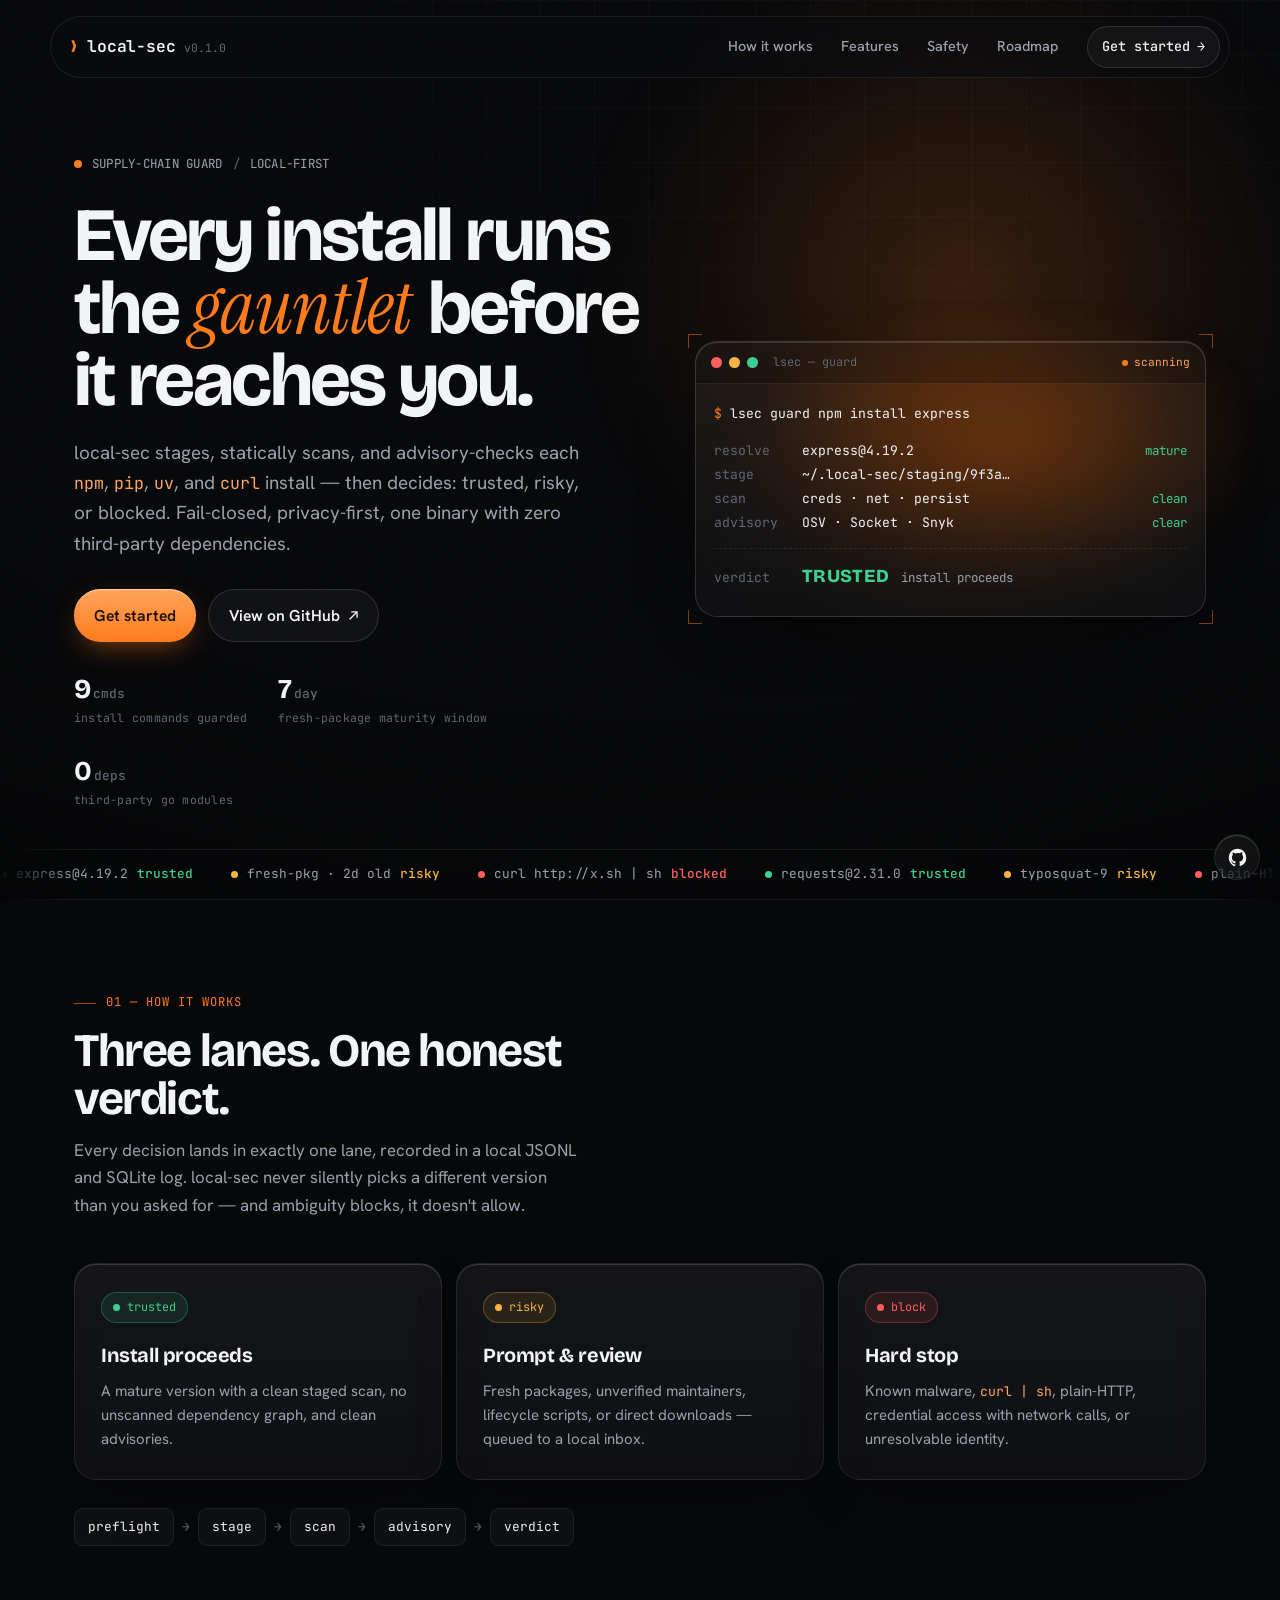
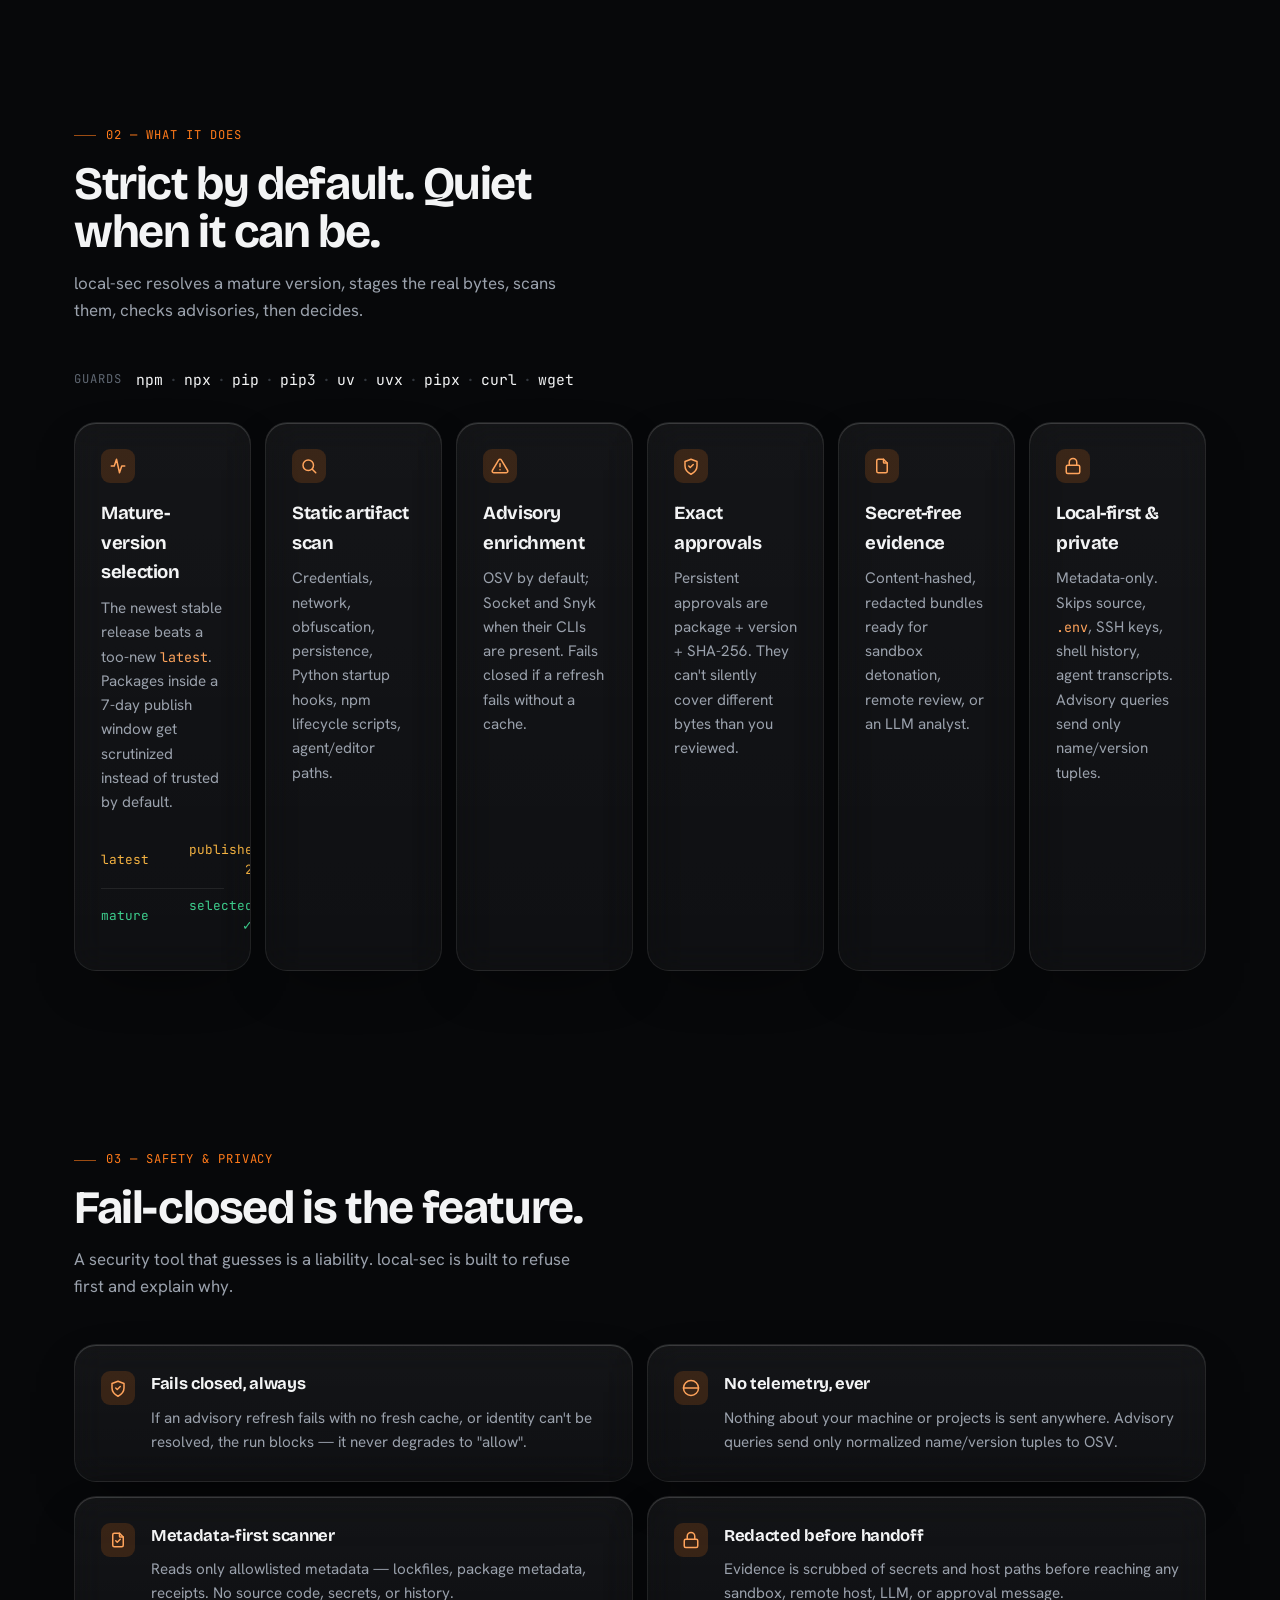
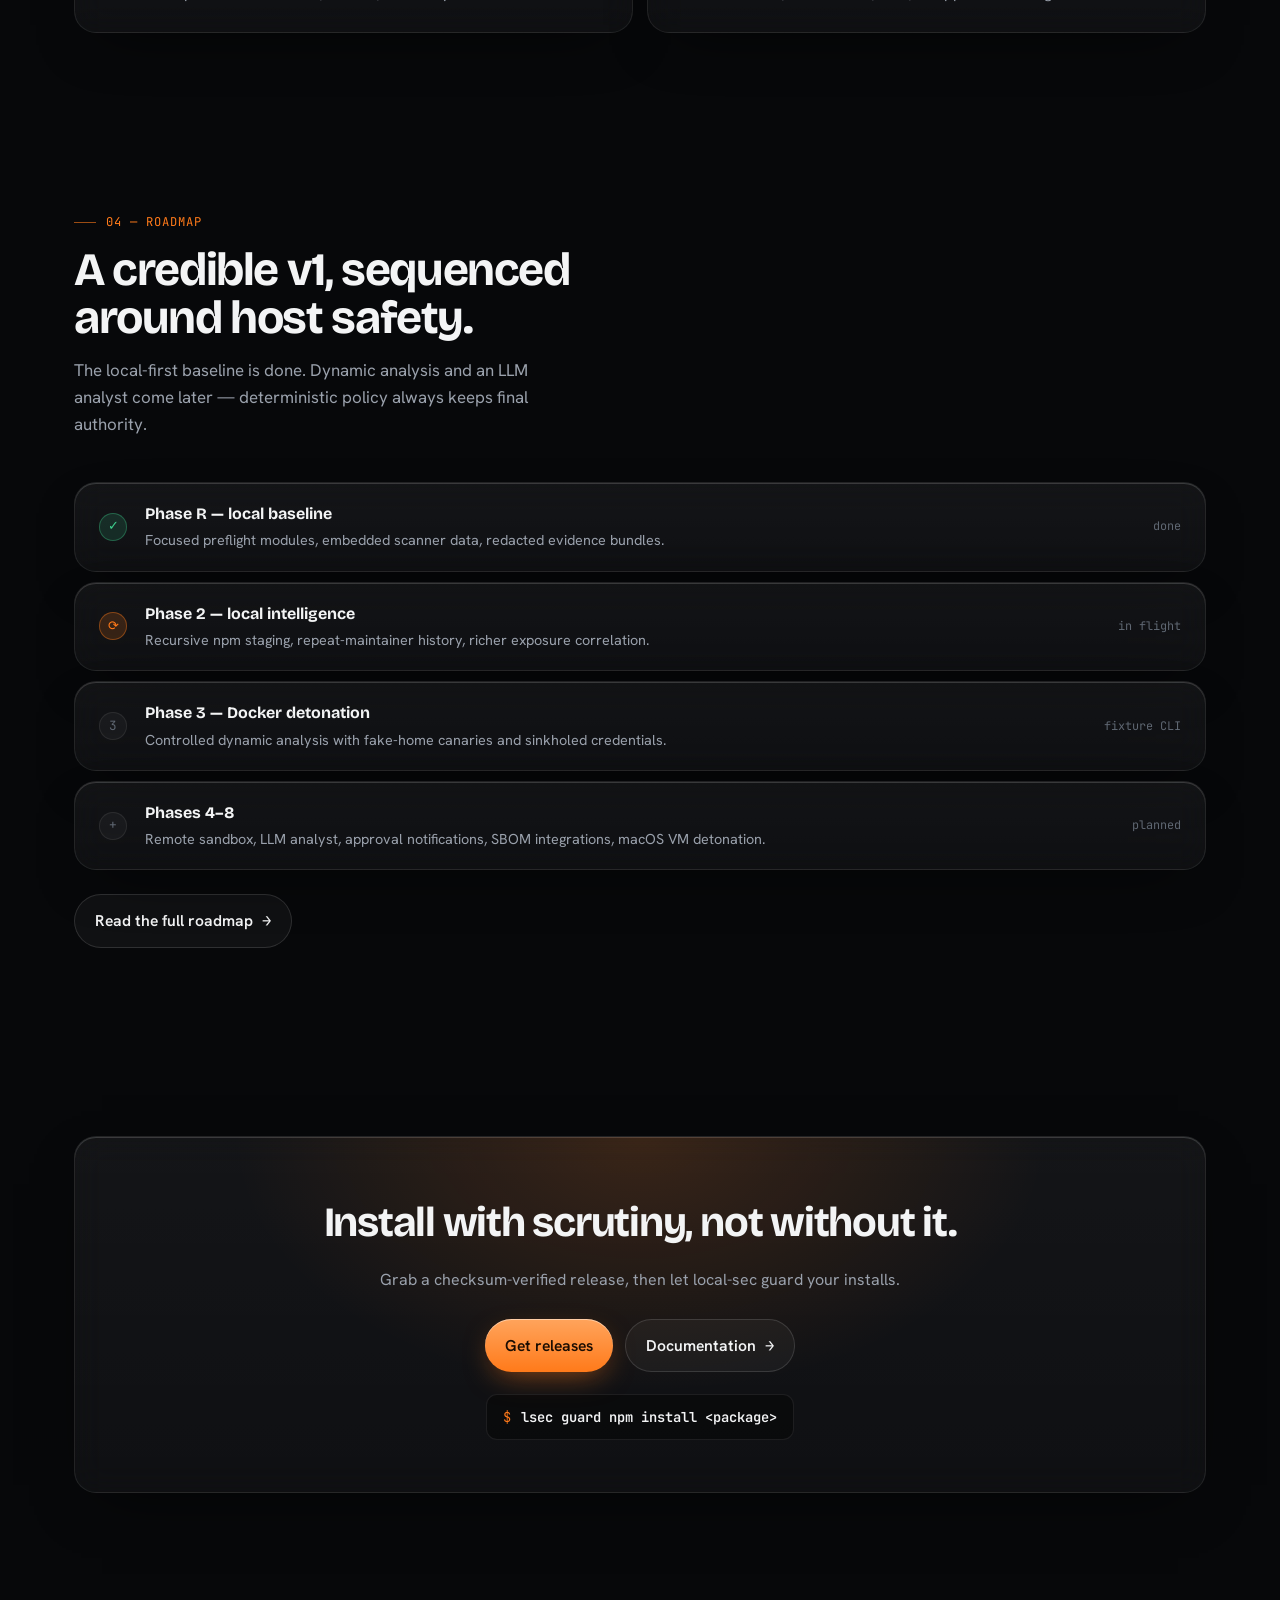
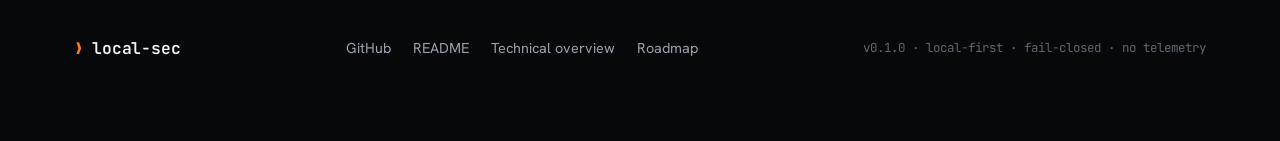
<file: site/index.html>
<!doctype html>
<html lang="en">
<head>
<meta charset="utf-8" />
<meta name="viewport" content="width=device-width, initial-scale=1" />
<title>local-sec — every install runs the gauntlet</title>
<meta name="description" content="local-sec stages, scans, and advisory-checks every npm, pip, uv, and curl install before it touches your machine. Local-first, fail-closed, single binary, zero dependencies." />
<meta name="color-scheme" content="dark" />
<meta name="theme-color" content="#07080a" />
<link rel="icon" href="data:image/svg+xml,%3Csvg xmlns='http://www.w3.org/2000/svg' viewBox='0 0 24 24' fill='none' stroke='%23ff7a1a' stroke-width='2.2' stroke-linecap='round' stroke-linejoin='round'%3E%3Cpath d='M12 2 4 5v6c0 5 3.4 8.5 8 11 4.6-2.5 8-6 8-11V5l-8-3Z'/%3E%3Cpath d='m8.5 12 2.5 2.5 4.5-4.5'/%3E%3C/svg%3E" />
<link rel="preconnect" href="https://fonts.googleapis.com">
<link rel="preconnect" href="https://fonts.gstatic.com" crossorigin>
<link href="https://fonts.googleapis.com/css2?family=Bricolage+Grotesque:opsz,wght@12..96,600;12..96,700;12..96,800&family=Hanken+Grotesk:wght@400;500;600;700&family=Instrument+Serif:ital@0;1&family=JetBrains+Mono:wght@400;500;600&display=swap" rel="stylesheet">
<meta property="og:title" content="local-sec — every install runs the gauntlet" />
<meta property="og:description" content="A local-first supply-chain guard. Stages, scans, and advisory-checks every npm, pip, uv, and curl install — fail-closed, privacy-first." />
<meta property="og:type" content="website" />
<style>
  :root {
    --bg: #07080a;
    --bg-2: #0a0c0f;
    --surface: rgba(255,255,255,0.035);
    --surface-2: rgba(255,255,255,0.055);
    --line: rgba(255,255,255,0.08);
    --line-2: rgba(255,255,255,0.13);
    --text: #f3f4f5;
    --muted: #9aa1ac;
    --faint: #5f6772;
    --sig: #ff7a1a;
    --sig-2: #ffa45c;
    --sig-d: rgba(255,122,26,0.16);
    --trusted: #3ecf8e;
    --risky: #f5b342;
    --block: #ff5d5d;
    --radius: 14px;
    --radius-lg: 22px;
    --maxw: 1180px;
    --display: "Bricolage Grotesque", "Hanken Grotesk", system-ui, sans-serif;
    --body: "Hanken Grotesk", system-ui, -apple-system, "Segoe UI", sans-serif;
    --serif: "Instrument Serif", Georgia, "Times New Roman", serif;
    --mono: "JetBrains Mono", ui-monospace, SFMono-Regular, Menlo, monospace;
  }

  *, *::before, *::after { box-sizing: border-box; }
  html { scroll-behavior: smooth; scroll-padding-top: 96px; }
  body {
    margin: 0;
    font-family: var(--body);
    color: var(--text);
    background: var(--bg);
    line-height: 1.6;
    -webkit-font-smoothing: antialiased;
    text-rendering: optimizeLegibility;
    overflow-x: hidden;
  }
  a { color: inherit; text-decoration: none; }
  ::selection { background: rgba(255,122,26,0.32); color: #fff; }
  :focus-visible { outline: 2px solid var(--sig); outline-offset: 3px; border-radius: 4px; }
  code { font-family: var(--mono); font-size: 0.88em; color: var(--sig-2); }

  /* ---------- atmosphere: one focal glow + grid + grain + vignette ---------- */
  .atmos { position: fixed; inset: 0; z-index: -2; pointer-events: none; }
  .atmos .glow {
    position: absolute; top: -18vh; right: -10vw;
    width: 70vw; height: 70vw; max-width: 1100px; max-height: 1100px;
    background: radial-gradient(circle at 50% 50%, rgba(255,122,26,0.20), rgba(255,122,26,0.05) 38%, transparent 60%);
    filter: blur(20px);
  }
  .atmos .grid {
    position: absolute; inset: 0;
    background-image:
      linear-gradient(rgba(255,255,255,0.022) 1px, transparent 1px),
      linear-gradient(90deg, rgba(255,255,255,0.022) 1px, transparent 1px);
    background-size: 54px 54px;
    mask-image: radial-gradient(ellipse 90% 70% at 70% 0%, #000 30%, transparent 85%);
  }
  .vignette {
    position: fixed; inset: 0; z-index: -1; pointer-events: none;
    background: radial-gradient(ellipse 120% 90% at 50% 30%, transparent 55%, rgba(0,0,0,0.55) 100%);
  }
  .grain {
    position: fixed; inset: 0; z-index: 100; pointer-events: none; opacity: 0.045; mix-blend-mode: overlay;
    background-image: url("data:image/svg+xml,%3Csvg xmlns='http://www.w3.org/2000/svg' width='140' height='140'%3E%3Cfilter id='n'%3E%3CfeTurbulence type='fractalNoise' baseFrequency='0.85' numOctaves='2' stitchTiles='stitch'/%3E%3C/filter%3E%3Crect width='100%25' height='100%25' filter='url(%23n)'/%3E%3C/svg%3E");
  }

  /* ---------- glass / panel material ---------- */
  .glass {
    position: relative;
    background: linear-gradient(180deg, var(--surface-2), var(--surface));
    -webkit-backdrop-filter: blur(16px) saturate(140%);
    backdrop-filter: blur(16px) saturate(140%);
    border: 1px solid var(--line);
    border-radius: var(--radius-lg);
    box-shadow: 0 20px 60px -28px rgba(0,0,0,0.8), inset 0 1px 0 rgba(255,255,255,0.16);
  }
  .glass.tight { border-radius: var(--radius); }
  .sheen { overflow: hidden; }
  .sheen::after {
    content: ""; position: absolute; inset: 0; border-radius: inherit; pointer-events: none;
    background: linear-gradient(120deg, transparent 32%, rgba(255,255,255,0.10) 47%, transparent 60%);
    background-size: 240% 100%; background-position: 160% 0; opacity: 0; transition: opacity .45s ease;
  }
  .sheen:hover::after { opacity: 1; animation: sweep 1.5s ease; }
  @keyframes sweep { to { background-position: -160% 0; } }

  /* ---------- layout ---------- */
  .wrap { max-width: var(--maxw); margin: 0 auto; padding: 0 24px; }

  /* nav */
  .bar { position: sticky; top: 16px; z-index: 60; padding: 0 24px; margin-top: 16px; }
  .nav {
    max-width: var(--maxw); margin: 0 auto; display: flex; align-items: center; gap: 16px;
    padding: 9px 9px 9px 18px; border-radius: 999px;
    background: rgba(10,12,15,0.55); border: 1px solid var(--line);
    -webkit-backdrop-filter: blur(14px); backdrop-filter: blur(14px);
    transition: background .3s, border-color .3s, box-shadow .3s;
  }
  .nav.scrolled { background: rgba(8,10,13,0.82); border-color: var(--line-2); box-shadow: 0 14px 40px -20px rgba(0,0,0,0.9); }
  .brand { display: inline-flex; align-items: baseline; gap: 8px; font-family: var(--mono); }
  .brand .ch { color: var(--sig); font-weight: 600; }
  .brand .nm { color: var(--text); font-weight: 600; font-size: 1.02rem; letter-spacing: -0.01em; }
  .brand .vr { color: var(--faint); font-size: 0.72rem; }
  .nav-links { display: flex; gap: 2px; margin-left: auto; }
  .nav-links a { color: var(--muted); font-size: 0.9rem; padding: 8px 13px; border-radius: 999px; transition: color .2s, background .2s; font-weight: 500; }
  .nav-links a:hover { color: var(--text); background: rgba(255,255,255,0.06); }
  .nav-cta {
    display: inline-flex; align-items: center; gap: 7px; font-family: var(--mono); font-size: 0.84rem; font-weight: 500;
    padding: 9px 14px; border-radius: 999px; color: var(--text); border: 1px solid var(--line-2); background: rgba(255,255,255,0.04);
    transition: border-color .2s, background .2s, transform .15s;
  }
  .nav-cta:hover { border-color: var(--sig); color: var(--sig-2); transform: translateY(-1px); }

  .btn { display: inline-flex; align-items: center; gap: 9px; font-weight: 600; font-size: 0.98rem; padding: 13px 20px; border-radius: 999px; cursor: pointer; transition: transform .15s, box-shadow .2s, background .2s, border-color .2s; white-space: nowrap; }
  .btn-primary { color: #1b0d02; background: linear-gradient(180deg, var(--sig-2), var(--sig)); box-shadow: 0 10px 30px -10px rgba(255,122,26,0.6), inset 0 1px 0 rgba(255,255,255,0.45); }
  .btn-primary:hover { transform: translateY(-2px); box-shadow: 0 16px 38px -10px rgba(255,122,26,0.8), inset 0 1px 0 rgba(255,255,255,0.5); }
  .btn-ghost { color: var(--text); background: rgba(255,255,255,0.04); border: 1px solid var(--line-2); }
  .btn-ghost:hover { border-color: var(--sig); color: var(--sig-2); transform: translateY(-2px); }
  .btn .arr { font-family: var(--mono); }

  /* hero */
  .hero { padding: 72px 0 40px; position: relative; }
  .hero-grid { display: grid; grid-template-columns: 1.05fr 0.95fr; gap: 56px; align-items: center; }
  .kicker { display: inline-flex; align-items: center; gap: 10px; font-family: var(--mono); font-size: 0.78rem; color: var(--muted); letter-spacing: 0.02em; margin-bottom: 26px; }
  .kicker .pulse { width: 8px; height: 8px; border-radius: 50%; background: var(--sig); box-shadow: 0 0 0 0 rgba(255,122,26,0.6); animation: pulse 2s infinite; }
  .kicker .bar-sep { color: var(--faint); }
  @keyframes pulse { 0% { box-shadow: 0 0 0 0 rgba(255,122,26,0.55); } 70% { box-shadow: 0 0 0 9px rgba(255,122,26,0); } 100% { box-shadow: 0 0 0 0 rgba(255,122,26,0); } }
  h1.display {
    font-family: var(--display); font-weight: 700; font-size: clamp(2.7rem, 6.4vw, 4.7rem);
    line-height: 0.96; letter-spacing: -0.035em; margin: 0 0 22px;
  }
  h1.display em { font-family: var(--serif); font-style: italic; font-weight: 400; color: var(--sig); letter-spacing: -0.01em; padding-right: 0.04em; }
  .lede { font-size: clamp(1.04rem, 1.6vw, 1.18rem); color: var(--muted); max-width: 46ch; margin: 0 0 30px; }
  .cta-row { display: flex; flex-wrap: wrap; gap: 12px; margin-bottom: 34px; }
  .stats { display: flex; gap: 30px; flex-wrap: wrap; }
  .stat .n { font-family: var(--display); font-weight: 700; font-size: 1.7rem; color: var(--text); line-height: 1; }
  .stat .n .u { font-family: var(--mono); font-size: 0.8rem; color: var(--faint); font-weight: 500; margin-left: 2px; }
  .stat .l { font-family: var(--mono); font-size: 0.72rem; color: var(--faint); margin-top: 6px; letter-spacing: 0.02em; }

  /* terminal focal */
  .term-wrap { position: relative; }
  .term-wrap::before {
    content: ""; position: absolute; inset: -8% -6% -6% -6%; z-index: -1;
    background: radial-gradient(ellipse 70% 70% at 60% 40%, rgba(255,122,26,0.22), transparent 65%);
    filter: blur(14px);
  }
  .term { overflow: hidden; border: 1px solid var(--line-2); }
  .term-bar { display: flex; align-items: center; gap: 9px; padding: 11px 15px; border-bottom: 1px solid var(--line); background: rgba(0,0,0,0.22); }
  .lights { display: flex; gap: 7px; }
  .lights i { width: 11px; height: 11px; border-radius: 50%; display: block; }
  .lights .r { background: var(--block); } .lights .y { background: var(--risky); } .lights .g { background: var(--trusted); }
  .term-title { margin-left: 6px; font-family: var(--mono); font-size: 0.74rem; color: var(--faint); }
  .term-live { margin-left: auto; display: inline-flex; align-items: center; gap: 6px; font-family: var(--mono); font-size: 0.7rem; color: var(--sig-2); }
  .term-live .d { width: 6px; height: 6px; border-radius: 50%; background: var(--sig); animation: pulse 1.6s infinite; }
  .term-body { padding: 18px 18px 20px; font-family: var(--mono); font-size: 0.82rem; line-height: 1.85; min-height: 232px; }
  .term-cmd { color: var(--text); margin-bottom: 12px; }
  .term-cmd .p { color: var(--sig); }
  .t-row { display: flex; gap: 12px; align-items: baseline; }
  .t-row .lab { width: 76px; color: var(--faint); flex: none; }
  .t-row .val { color: var(--text); flex: 1; }
  .t-row .tag { color: var(--muted); font-size: 0.78rem; }
  .t-row.ok .tag { color: var(--trusted); } .t-row.warn .tag { color: var(--risky); } .t-row.bad .tag { color: var(--block); }
  .t-rule { border: 0; border-top: 1px dashed var(--line); margin: 12px 0 10px; }
  .t-verdict { display: flex; align-items: baseline; gap: 12px; }
  .t-verdict .vl { width: 76px; color: var(--faint); }
  .t-verdict .vname { font-family: var(--display); font-weight: 800; font-size: 1.15rem; letter-spacing: 0.02em; }
  .t-verdict.ok .vname { color: var(--trusted); } .t-verdict.warn .vname { color: var(--risky); } .t-verdict.bad .vname { color: var(--block); }
  .t-verdict .vnote { color: var(--muted); font-size: 0.78rem; }
  /* hud corner ticks */
  .term-wrap .tick { position: absolute; width: 14px; height: 14px; border: 1.5px solid var(--sig); opacity: 0.5; }
  .term-wrap .t1 { top: -7px; left: -7px; border-right: 0; border-bottom: 0; }
  .term-wrap .t2 { top: -7px; right: -7px; border-left: 0; border-bottom: 0; }
  .term-wrap .t3 { bottom: -7px; left: -7px; border-right: 0; border-top: 0; }
  .term-wrap .t4 { bottom: -7px; right: -7px; border-left: 0; border-top: 0; }

  /* ticker */
  .ticker-wrap { overflow: hidden; padding: 14px 0; border-top: 1px solid var(--line); border-bottom: 1px solid var(--line);
    -webkit-mask-image: linear-gradient(90deg, transparent, #000 6%, #000 94%, transparent);
    mask-image: linear-gradient(90deg, transparent, #000 6%, #000 94%, transparent); }
  .ticker { display: flex; gap: 38px; width: max-content; white-space: nowrap; font-family: var(--mono); font-size: 0.8rem; color: var(--muted); animation: tick 34s linear infinite; }
  .ticker:hover { animation-play-state: paused; }
  .ticker .ti { display: inline-flex; align-items: center; gap: 9px; }
  .ticker .ti i { width: 7px; height: 7px; border-radius: 50%; }
  .ticker .ti em { font-style: normal; font-weight: 500; }
  .ticker .ok i { background: var(--trusted); } .ticker .ok em { color: var(--trusted); }
  .ticker .warn i { background: var(--risky); } .ticker .warn em { color: var(--risky); }
  .ticker .bad i { background: var(--block); } .ticker .bad em { color: var(--block); }
  @keyframes tick { to { transform: translateX(-50%); } }

  /* sections */
  section.block { padding: 86px 0; position: relative; }
  .sec-head { max-width: 62ch; margin-bottom: 44px; }
  .sec-kick { font-family: var(--mono); font-size: 0.76rem; color: var(--sig); letter-spacing: 0.08em; text-transform: uppercase; display: inline-flex; align-items: center; gap: 10px; }
  .sec-kick::before { content: ""; width: 22px; height: 1px; background: var(--sig); display: inline-block; opacity: 0.6; }
  h2.sec-title { font-family: var(--display); font-weight: 700; font-size: clamp(1.9rem, 3.8vw, 2.9rem); line-height: 1.04; letter-spacing: -0.03em; margin: 14px 0 0; }
  .sec-sub { color: var(--muted); font-size: 1.06rem; margin-top: 14px; max-width: 56ch; }

  /* guarded band */
  .guarded { display: flex; flex-wrap: wrap; align-items: center; gap: 8px 4px; font-family: var(--mono); font-size: 0.92rem; color: var(--muted); }
  .guarded .lbl { color: var(--faint); margin-right: 8px; font-size: 0.76rem; text-transform: uppercase; letter-spacing: 0.08em; }
  .guarded span.cmd { color: var(--text); padding: 0 2px; }
  .guarded .sep { color: var(--faint); opacity: 0.5; }

  /* bento feature grid */
  .bento { display: grid; grid-template-columns: repeat(6, 1fr); gap: 14px; }
  .card { padding: 26px; transition: transform .25s ease, border-color .25s; display: flex; flex-direction: column; }
  .card:hover { transform: translateY(-3px); border-color: var(--line-2); }
  .card .ic { width: 34px; height: 34px; border-radius: 9px; display: grid; place-items: center; background: var(--sig-d); color: var(--sig-2); margin-bottom: 16px; }
  .card h3 { font-family: var(--display); font-weight: 700; font-size: 1.16rem; letter-spacing: -0.02em; margin: 0 0 8px; }
  .card p { color: var(--muted); margin: 0; font-size: 0.95rem; }
  .card .span2 { grid-column: span 2; }
  .card .span3 { grid-column: span 3; }
  .card .span4 { grid-column: span 4; }
  .card .row2 { grid-row: span 2; }
  /* featured card with version diagram */
  .feat-ver .vd { margin-top: auto; padding-top: 18px; }
  .feat-ver .vd-row { display: flex; align-items: center; gap: 12px; font-family: var(--mono); font-size: 0.8rem; padding: 7px 0; border-top: 1px solid var(--line); }
  .feat-ver .vd-row:first-of-type { border-top: 0; }
  .feat-ver .vd-tag { width: 64px; color: var(--faint); flex: none; }
  .feat-ver .vd-bar { flex: 1; height: 6px; border-radius: 99px; background: rgba(255,255,255,0.06); position: relative; overflow: hidden; }
  .feat-ver .vd-bar i { position: absolute; left: 0; top: 0; bottom: 0; border-radius: 99px; }
  .feat-ver .vd-val { width: 96px; text-align: right; color: var(--text); }
  .feat-ver .latest .vd-tag { color: var(--risky); } .feat-ver .latest .vd-bar i { width: 8%; background: var(--risky); } .feat-ver .latest .vd-val { color: var(--risky); }
  .feat-ver .mature .vd-tag { color: var(--trusted); } .feat-ver .mature .vd-bar i { width: 64%; background: var(--trusted); } .feat-ver .mature .vd-val { color: var(--trusted); }

  /* lanes */
  .lanes { display: grid; grid-template-columns: repeat(3, 1fr); gap: 14px; }
  .lane { padding: 28px 26px; }
  .lane .pill { font-family: var(--mono); font-size: 0.74rem; padding: 5px 11px; border-radius: 999px; display: inline-flex; align-items: center; gap: 7px; }
  .lane .pill i { width: 7px; height: 7px; border-radius: 50%; }
  .lane.trusted .pill { color: var(--trusted); background: rgba(62,207,142,0.10); border: 1px solid rgba(62,207,142,0.3); } .lane.trusted .pill i { background: var(--trusted); }
  .lane.risky .pill { color: var(--risky); background: rgba(245,179,66,0.10); border: 1px solid rgba(245,179,66,0.3); } .lane.risky .pill i { background: var(--risky); }
  .lane.block .pill { color: var(--block); background: rgba(255,93,93,0.10); border: 1px solid rgba(255,93,93,0.3); } .lane.block .pill i { background: var(--block); }
  .lane h3 { font-family: var(--display); font-weight: 700; font-size: 1.25rem; margin: 16px 0 8px; letter-spacing: -0.02em; }
  .lane p { color: var(--muted); margin: 0; font-size: 0.94rem; }
  .pipe { display: flex; gap: 8px; flex-wrap: wrap; align-items: center; margin-top: 28px; font-family: var(--mono); font-size: 0.8rem; }
  .pipe .step { padding: 8px 13px; border-radius: 9px; background: var(--surface); border: 1px solid var(--line); color: var(--text); }
  .pipe .arr { color: var(--faint); }

  /* safety */
  .safety { display: grid; grid-template-columns: repeat(2, 1fr); gap: 14px; }
  .safety .card { flex-direction: row; gap: 16px; align-items: flex-start; }
  .safety .card .ic { margin-bottom: 0; flex: none; }
  .safety .card h3 { font-size: 1.04rem; }
  .safety .card .txt p { margin-top: 4px; }

  /* roadmap */
  .phases { display: flex; flex-direction: column; gap: 10px; }
  .phase { display: flex; align-items: center; gap: 18px; padding: 18px 24px; }
  .phase .st { font-family: var(--mono); font-size: 0.8rem; width: 28px; height: 28px; border-radius: 50%; display: grid; place-items: center; flex: none; }
  .phase.done .st { background: rgba(62,207,142,0.14); color: var(--trusted); border: 1px solid rgba(62,207,142,0.35); }
  .phase.now .st { background: var(--sig-d); color: var(--sig); border: 1px solid rgba(255,122,26,0.4); }
  .phase.next .st { background: var(--surface); color: var(--faint); border: 1px solid var(--line); }
  .phase h3 { font-size: 1rem; margin: 0; font-family: var(--display); font-weight: 700; }
  .phase p { color: var(--muted); margin: 3px 0 0; font-size: 0.9rem; }
  .phase .state { margin-left: auto; font-family: var(--mono); font-size: 0.74rem; color: var(--faint); white-space: nowrap; }

  /* cta band */
  .band { padding: 52px 40px; text-align: center; position: relative; overflow: hidden; }
  .band::before { content: ""; position: absolute; inset: 0; z-index: -1; background: radial-gradient(ellipse 60% 120% at 50% 0%, rgba(255,122,26,0.16), transparent 60%); }
  .band h2 { font-family: var(--display); font-weight: 700; font-size: clamp(1.8rem, 3.6vw, 2.6rem); letter-spacing: -0.03em; margin: 0 0 12px; }
  .band p { color: var(--muted); margin: 0 0 26px; }
  .band .install { margin-top: 22px; display: inline-flex; align-items: center; gap: 10px; font-family: var(--mono); font-size: 0.86rem; color: var(--muted); padding: 11px 16px; border-radius: 11px; background: rgba(0,0,0,0.35); border: 1px solid var(--line); }
  .band .install .p { color: var(--sig); } .band .install b { color: var(--text); font-weight: 600; }

  footer { padding: 56px 0 80px; }
  .foot { display: flex; flex-wrap: wrap; gap: 18px; justify-content: space-between; align-items: center; }
  .foot-links { display: flex; gap: 22px; flex-wrap: wrap; }
  .foot-links a { color: var(--muted); font-size: 0.9rem; transition: color .2s; }
  .foot-links a:hover { color: var(--sig-2); }
  .foot-meta { font-family: var(--mono); color: var(--faint); font-size: 0.78rem; }

  /* github corner */
  .gh-corner { position: fixed; right: 20px; bottom: 20px; z-index: 70; width: 46px; height: 46px; border-radius: 50%; padding: 0; display: grid; place-items: center; color: var(--text); transition: transform .18s, color .2s, border-color .2s; }
  .gh-corner svg { width: 21px; height: 21px; display: block; }
  .gh-corner:hover { color: var(--sig-2); border-color: var(--sig); transform: translateY(-2px); }

  /* reveal motion */
  .reveal { opacity: 0; transform: translateY(20px); transition: opacity .8s cubic-bezier(.2,.7,.2,1), transform .8s cubic-bezier(.2,.7,.2,1); }
  .reveal.in { opacity: 1; transform: none; }
  .reveal.d1 { transition-delay: .08s; } .reveal.d2 { transition-delay: .16s; } .reveal.d3 { transition-delay: .24s; } .reveal.d4 { transition-delay: .32s; } .reveal.d5 { transition-delay: .4s; }

  /* responsive */
  @media (max-width: 980px) {
    .hero-grid { grid-template-columns: 1fr; gap: 44px; }
    .hero { padding: 56px 0 36px; }
    .bento { grid-template-columns: repeat(2, 1fr); }
    .card .span2, .card .span3, .card .span4 { grid-column: span 2; }
    .card .row2 { grid-row: auto; }
  }
  @media (max-width: 760px) {
    .nav-links { display: none; }
    .lanes, .safety { grid-template-columns: 1fr; }
    section.block { padding: 64px 0; }
  }
  @media (max-width: 520px) {
    .brand .vr { display: none; }
    .nav { padding: 8px 8px 8px 14px; }
    .stats { gap: 22px; }
    .term-body { font-size: 0.76rem; padding: 15px; min-height: 200px; }
    .t-row .lab, .t-verdict .vl { width: 64px; }
    .phase .state { display: none; }
    .band { padding: 38px 22px; }
    .gh-corner { width: 42px; height: 42px; right: 14px; bottom: 14px; }
    .bento { grid-template-columns: 1fr; }
    .card .span2, .card .span3, .card .span4 { grid-column: span 1; }
  }

  /* fallback + reduced motion */
  @supports not ((backdrop-filter: blur(1px)) or (-webkit-backdrop-filter: blur(1px))) {
    .glass, .nav { background: rgba(12,14,18,0.9); }
  }
  @media (prefers-reduced-motion: reduce) {
    html { scroll-behavior: auto; }
    .reveal { opacity: 1; transform: none; transition: none; }
    .ticker { animation: none; }
    .kicker .pulse, .term-live .d { animation: none; }
    .sheen::after { display: none; }
  }
</style>
</head>
<body>
  <div class="atmos" aria-hidden="true"><div class="glow"></div><div class="grid"></div></div>
  <div class="vignette" aria-hidden="true"></div>
  <div class="grain" aria-hidden="true"></div>

  <nav class="bar">
    <div class="nav" id="nav">
      <a class="brand" href="#top" aria-label="local-sec home">
        <span class="ch">❯</span><span class="nm">local-sec</span><span class="vr">v0.1.0</span>
      </a>
      <div class="nav-links">
        <a href="#how">How it works</a>
        <a href="#features">Features</a>
        <a href="#safety">Safety</a>
        <a href="#roadmap">Roadmap</a>
      </div>
      <a class="nav-cta" href="#get">Get started <span class="arr">→</span></a>
    </div>
  </nav>

  <header class="hero" id="top">
    <div class="wrap">
      <div class="hero-grid">
        <div class="hero-text">
          <div class="kicker reveal"><span class="pulse"></span> SUPPLY-CHAIN GUARD <span class="bar-sep">/</span> LOCAL-FIRST</div>
          <h1 class="display reveal d1">Every install runs the <em>gauntlet</em> before it reaches you.</h1>
          <p class="lede reveal d2">local-sec stages, statically scans, and advisory-checks each <code>npm</code>, <code>pip</code>, <code>uv</code>, and <code>curl</code> install — then decides: trusted, risky, or blocked. Fail-closed, privacy-first, one binary with zero third-party dependencies.</p>
          <div class="cta-row reveal d3">
            <a class="btn btn-primary" href="#get">Get started</a>
            <a class="btn btn-ghost" href="https://github.com/rutts29/local-sec" target="_blank" rel="noopener">View on GitHub <span class="arr">↗</span></a>
          </div>
          <div class="stats reveal d4">
            <div class="stat"><div class="n">9<span class="u">cmds</span></div><div class="l">install commands guarded</div></div>
            <div class="stat"><div class="n">7<span class="u">day</span></div><div class="l">fresh-package maturity window</div></div>
            <div class="stat"><div class="n">0<span class="u">deps</span></div><div class="l">third-party go modules</div></div>
          </div>
        </div>

        <div class="term-wrap reveal d3">
          <span class="tick t1"></span><span class="tick t2"></span><span class="tick t3"></span><span class="tick t4"></span>
          <div class="term glass">
            <div class="term-bar">
              <span class="lights" aria-hidden="true"><i class="r"></i><i class="y"></i><i class="g"></i></span>
              <span class="term-title">lsec — guard</span>
              <span class="term-live"><span class="d"></span> scanning</span>
            </div>
            <div class="term-body" id="term"></div>
          </div>
        </div>
      </div>
    </div>
  </header>

  <div class="ticker-wrap" aria-hidden="true">
    <div class="ticker" id="ticker"></div>
  </div>

  <section class="block" id="how">
    <div class="wrap">
      <div class="sec-head reveal">
        <div class="sec-kick">01 — How it works</div>
        <h2 class="sec-title">Three lanes. One honest verdict.</h2>
        <p class="sec-sub">Every decision lands in exactly one lane, recorded in a local JSONL and SQLite log. local-sec never silently picks a different version than you asked for — and ambiguity blocks, it doesn't allow.</p>
      </div>
      <div class="lanes">
        <div class="lane trusted glass sheen reveal"><span class="pill"><i></i>trusted</span><h3>Install proceeds</h3><p>A mature version with a clean staged scan, no unscanned dependency graph, and clean advisories.</p></div>
        <div class="lane risky glass sheen reveal d1"><span class="pill"><i></i>risky</span><h3>Prompt &amp; review</h3><p>Fresh packages, unverified maintainers, lifecycle scripts, or direct downloads — queued to a local inbox.</p></div>
        <div class="lane block glass sheen reveal d2"><span class="pill"><i></i>block</span><h3>Hard stop</h3><p>Known malware, <code>curl&nbsp;|&nbsp;sh</code>, plain-HTTP, credential access with network calls, or unresolvable identity.</p></div>
      </div>
      <div class="pipe reveal d2">
        <span class="step">preflight</span><span class="arr">→</span>
        <span class="step">stage</span><span class="arr">→</span>
        <span class="step">scan</span><span class="arr">→</span>
        <span class="step">advisory</span><span class="arr">→</span>
        <span class="step">verdict</span>
      </div>
    </div>
  </section>

  <section class="block" id="features">
    <div class="wrap">
      <div class="sec-head reveal">
        <div class="sec-kick">02 — What it does</div>
        <h2 class="sec-title">Strict by default. Quiet when it can be.</h2>
        <p class="sec-sub">local-sec resolves a mature version, stages the real bytes, scans them, checks advisories, then decides.</p>
      </div>

      <div class="guarded reveal" style="margin-bottom:30px">
        <span class="lbl">Guards</span>
        <span class="cmd">npm</span><span class="sep">·</span>
        <span class="cmd">npx</span><span class="sep">·</span>
        <span class="cmd">pip</span><span class="sep">·</span>
        <span class="cmd">pip3</span><span class="sep">·</span>
        <span class="cmd">uv</span><span class="sep">·</span>
        <span class="cmd">uvx</span><span class="sep">·</span>
        <span class="cmd">pipx</span><span class="sep">·</span>
        <span class="cmd">curl</span><span class="sep">·</span>
        <span class="cmd">wget</span>
      </div>

      <div class="bento">
        <div class="card glass sheen feat-ver span4 row2 reveal">
          <div class="ic"><svg width="18" height="18" viewBox="0 0 24 24" fill="none" stroke="currentColor" stroke-width="2" stroke-linecap="round" stroke-linejoin="round"><path d="M3 12h4l3-9 4 18 3-9h4"/></svg></div>
          <h3>Mature-version selection</h3>
          <p>The newest stable release beats a too-new <code>latest</code>. Packages inside a 7-day publish window get scrutinized instead of trusted by default.</p>
          <div class="vd">
            <div class="vd-row latest"><span class="vd-tag">latest</span><span class="vd-bar"><i></i></span><span class="vd-val">published 2d</span></div>
            <div class="vd-row mature"><span class="vd-tag">mature</span><span class="vd-bar"><i></i></span><span class="vd-val">selected ✓</span></div>
          </div>
        </div>
        <div class="card glass sheen span2 reveal d1">
          <div class="ic"><svg width="18" height="18" viewBox="0 0 24 24" fill="none" stroke="currentColor" stroke-width="2" stroke-linecap="round" stroke-linejoin="round"><circle cx="11" cy="11" r="7"/><path d="m21 21-4.3-4.3"/></svg></div>
          <h3>Static artifact scan</h3>
          <p>Credentials, network, obfuscation, persistence, Python startup hooks, npm lifecycle scripts, agent/editor paths.</p>
        </div>
        <div class="card glass sheen span2 reveal d2">
          <div class="ic"><svg width="18" height="18" viewBox="0 0 24 24" fill="none" stroke="currentColor" stroke-width="2" stroke-linecap="round" stroke-linejoin="round"><path d="M10.3 3.9 1.8 18a2 2 0 0 0 1.7 3h17a2 2 0 0 0 1.7-3L13.7 3.9a2 2 0 0 0-3.4 0Z"/><path d="M12 9v4"/><path d="M12 17h.01"/></svg></div>
          <h3>Advisory enrichment</h3>
          <p>OSV by default; Socket and Snyk when their CLIs are present. Fails closed if a refresh fails without a cache.</p>
        </div>
        <div class="card glass sheen span2 reveal">
          <div class="ic"><svg width="18" height="18" viewBox="0 0 24 24" fill="none" stroke="currentColor" stroke-width="2" stroke-linecap="round" stroke-linejoin="round"><path d="M9 12l2 2 4-4"/><path d="M12 3 4 6v6c0 5 3.4 8.5 8 11 4.6-2.5 8-6 8-11V6l-8-3Z"/></svg></div>
          <h3>Exact approvals</h3>
          <p>Persistent approvals are package + version + SHA-256. They can't silently cover different bytes than you reviewed.</p>
        </div>
        <div class="card glass sheen span2 reveal d1">
          <div class="ic"><svg width="18" height="18" viewBox="0 0 24 24" fill="none" stroke="currentColor" stroke-width="2" stroke-linecap="round" stroke-linejoin="round"><path d="M14 3v4a1 1 0 0 0 1 1h4"/><path d="M17 21H7a2 2 0 0 1-2-2V5a2 2 0 0 1 2-2h7l5 5v11a2 2 0 0 1-2 2Z"/></svg></div>
          <h3>Secret-free evidence</h3>
          <p>Content-hashed, redacted bundles ready for sandbox detonation, remote review, or an LLM analyst.</p>
        </div>
        <div class="card glass sheen span2 reveal d2">
          <div class="ic"><svg width="18" height="18" viewBox="0 0 24 24" fill="none" stroke="currentColor" stroke-width="2" stroke-linecap="round" stroke-linejoin="round"><rect x="3" y="11" width="18" height="11" rx="2"/><path d="M7 11V7a5 5 0 0 1 10 0v4"/></svg></div>
          <h3>Local-first &amp; private</h3>
          <p>Metadata-only. Skips source, <code>.env</code>, SSH keys, shell history, agent transcripts. Advisory queries send only name/version tuples.</p>
        </div>
      </div>
    </div>
  </section>

  <section class="block" id="safety">
    <div class="wrap">
      <div class="sec-head reveal">
        <div class="sec-kick">03 — Safety &amp; privacy</div>
        <h2 class="sec-title">Fail-closed is the feature.</h2>
        <p class="sec-sub">A security tool that guesses is a liability. local-sec is built to refuse first and explain why.</p>
      </div>
      <div class="safety">
        <div class="card glass reveal"><div class="ic"><svg width="18" height="18" viewBox="0 0 24 24" fill="none" stroke="currentColor" stroke-width="2" stroke-linecap="round" stroke-linejoin="round"><path d="M12 3 4 6v6c0 5 3.4 8.5 8 11 4.6-2.5 8-6 8-11V6l-8-3Z"/><path d="m9 12 2 2 4-4"/></svg></div><div class="txt"><h3>Fails closed, always</h3><p>If an advisory refresh fails with no fresh cache, or identity can't be resolved, the run blocks — it never degrades to "allow".</p></div></div>
        <div class="card glass reveal d1"><div class="ic"><svg width="18" height="18" viewBox="0 0 24 24" fill="none" stroke="currentColor" stroke-width="2" stroke-linecap="round" stroke-linejoin="round"><path d="M12 2a10 10 0 1 0 0 20 10 10 0 0 0 0-20Z"/><path d="M2 12h20"/></svg></div><div class="txt"><h3>No telemetry, ever</h3><p>Nothing about your machine or projects is sent anywhere. Advisory queries send only normalized name/version tuples to OSV.</p></div></div>
        <div class="card glass reveal d2"><div class="ic"><svg width="18" height="18" viewBox="0 0 24 24" fill="none" stroke="currentColor" stroke-width="2" stroke-linecap="round" stroke-linejoin="round"><path d="M14 3v4a1 1 0 0 0 1 1h4"/><path d="M17 21H7a2 2 0 0 1-2-2V5a2 2 0 0 1 2-2h7l5 5v11a2 2 0 0 1-2 2Z"/><path d="m9 13 2 2 4-4"/></svg></div><div class="txt"><h3>Metadata-first scanner</h3><p>Reads only allowlisted metadata — lockfiles, package metadata, receipts. No source code, secrets, or history.</p></div></div>
        <div class="card glass reveal d3"><div class="ic"><svg width="18" height="18" viewBox="0 0 24 24" fill="none" stroke="currentColor" stroke-width="2" stroke-linecap="round" stroke-linejoin="round"><rect x="3" y="11" width="18" height="11" rx="2"/><path d="M7 11V7a5 5 0 0 1 10 0v4"/></svg></div><div class="txt"><h3>Redacted before handoff</h3><p>Evidence is scrubbed of secrets and host paths before reaching any sandbox, remote host, LLM, or approval message.</p></div></div>
      </div>
    </div>
  </section>

  <section class="block" id="roadmap">
    <div class="wrap">
      <div class="sec-head reveal">
        <div class="sec-kick">04 — Roadmap</div>
        <h2 class="sec-title">A credible v1, sequenced around host safety.</h2>
        <p class="sec-sub">The local-first baseline is done. Dynamic analysis and an LLM analyst come later — deterministic policy always keeps final authority.</p>
      </div>
      <div class="phases reveal">
        <div class="phase done glass"><div class="st">✓</div><div><h3>Phase R — local baseline</h3><p>Focused preflight modules, embedded scanner data, redacted evidence bundles.</p></div><span class="state">done</span></div>
        <div class="phase now glass"><div class="st">⟳</div><div><h3>Phase 2 — local intelligence</h3><p>Recursive npm staging, repeat-maintainer history, richer exposure correlation.</p></div><span class="state">in flight</span></div>
        <div class="phase next glass"><div class="st">3</div><div><h3>Phase 3 — Docker detonation</h3><p>Controlled dynamic analysis with fake-home canaries and sinkholed credentials.</p></div><span class="state">fixture CLI</span></div>
        <div class="phase next glass"><div class="st">+</div><div><h3>Phases 4–8</h3><p>Remote sandbox, LLM analyst, approval notifications, SBOM integrations, macOS VM detonation.</p></div><span class="state">planned</span></div>
      </div>
      <p class="reveal" style="margin-top:24px"><a class="btn btn-ghost" href="https://github.com/rutts29/local-sec/blob/main/docs/roadmap.md" target="_blank" rel="noopener">Read the full roadmap <span class="arr">→</span></a></p>
    </div>
  </section>

  <section class="block" id="get">
    <div class="wrap">
      <div class="band glass reveal">
        <h2>Install with scrutiny, not without it.</h2>
        <p>Grab a checksum-verified release, then let local-sec guard your installs.</p>
        <div style="display:flex;gap:12px;justify-content:center;flex-wrap:wrap">
          <a class="btn btn-primary" href="https://github.com/rutts29/local-sec#release-model" target="_blank" rel="noopener">Get releases</a>
          <a class="btn btn-ghost" href="https://github.com/rutts29/local-sec/blob/main/docs/technical-overview.md" target="_blank" rel="noopener">Documentation <span class="arr">→</span></a>
        </div>
        <div class="install"><span class="p">$</span> <b>lsec guard npm install &lt;package&gt;</b></div>
      </div>
    </div>
  </section>

  <footer>
    <div class="wrap foot">
      <a class="brand" href="#top"><span class="ch">❯</span><span class="nm">local-sec</span></a>
      <div class="foot-links">
        <a href="https://github.com/rutts29/local-sec" target="_blank" rel="noopener">GitHub</a>
        <a href="https://github.com/rutts29/local-sec#readme" target="_blank" rel="noopener">README</a>
        <a href="https://github.com/rutts29/local-sec/blob/main/docs/technical-overview.md" target="_blank" rel="noopener">Technical overview</a>
        <a href="https://github.com/rutts29/local-sec/blob/main/docs/roadmap.md" target="_blank" rel="noopener">Roadmap</a>
      </div>
      <div class="foot-meta">v0.1.0 · local-first · fail-closed · no telemetry</div>
    </div>
  </footer>

  <a class="gh-corner glass sheen" href="https://github.com/rutts29/local-sec" target="_blank" rel="noopener" aria-label="View local-sec on GitHub">
    <svg viewBox="0 0 24 24" fill="currentColor" aria-hidden="true"><path d="M12 2C6.48 2 2 6.58 2 12.25c0 4.53 2.87 8.37 6.84 9.73.5.1.68-.22.68-.49v-1.7c-2.78.62-3.37-1.37-3.37-1.37-.46-1.18-1.11-1.5-1.11-1.5-.91-.64.07-.62.07-.62 1 .07 1.53 1.06 1.53 1.06.89 1.56 2.34 1.11 2.91.85.09-.66.35-1.11.63-1.37-2.22-.26-4.56-1.14-4.56-5.06 0-1.12.39-2.03 1.03-2.75-.1-.26-.45-1.3.1-2.7 0 0 .84-.28 2.75 1.05A9.4 9.4 0 0 1 12 6.84c.85 0 1.71.12 2.51.34 1.91-1.33 2.75-1.05 2.75-1.05.55 1.4.2 2.44.1 2.7.64.72 1.03 1.63 1.03 2.75 0 3.93-2.34 4.8-4.57 5.05.36.32.68.94.68 1.9v2.82c0 .27.18.6.69.49A10.26 10.26 0 0 0 22 12.25C22 6.58 17.52 2 12 2Z"/></svg>
  </a>

<script>
(function () {
  var reduce = window.matchMedia && window.matchMedia("(prefers-reduced-motion: reduce)").matches;

  /* ---------- terminal: staged scenarios ---------- */
  var term = document.getElementById("term");
  var scenarios = [
    {
      cmd: "lsec guard npm install express",
      rows: [
        ["resolve", "express@4.19.2", "mature", "ok"],
        ["stage", "~/.local-sec/staging/9f3a…", "", "dim"],
        ["scan", "creds · net · persist", "clean", "ok"],
        ["advisory", "OSV · Socket · Snyk", "clear", "ok"]
      ],
      verdict: ["TRUSTED", "install proceeds", "ok"]
    },
    {
      cmd: "lsec guard npm install fresh-ui@latest",
      rows: [
        ["resolve", "fresh-ui@1.0.3", "published 2d", "warn"],
        ["stage", "~/.local-sec/staging/c7e1…", "", "dim"],
        ["scan", "network · process.exec", "flagged", "warn"],
        ["advisory", "OSV", "clear", "ok"]
      ],
      verdict: ["RISKY", "prompt → inbox", "warn"]
    },
    {
      cmd: "lsec guard curl -fsSL http://x.sh | sh",
      rows: [
        ["parse", "downloader → shell pipe", "", "dim"],
        ["policy", "plain-HTTP source", "blocked", "bad"],
        ["policy", "pipe to shell", "blocked", "bad"]
      ],
      verdict: ["BLOCKED", "fail-closed", "bad"]
    }
  ];

  function mk(tag, cls, txt) { var e = document.createElement(tag); if (cls) e.className = cls; if (txt != null) e.textContent = txt; return e; }

  function paint(s) {
    term.innerHTML = "";
    var c = mk("div", "term-cmd"); c.appendChild(mk("span", "p", "$ ")); c.appendChild(document.createTextNode(s.cmd)); term.appendChild(c);
    s.rows.forEach(function (r) {
      var row = mk("div", "t-row " + r[3]);
      row.appendChild(mk("span", "lab", r[0]));
      row.appendChild(mk("span", "val", r[1]));
      if (r[2]) row.appendChild(mk("span", "tag", r[2]));
      term.appendChild(row);
    });
    term.appendChild(mk("hr", "t-rule"));
    var v = mk("div", "t-verdict " + s.verdict[2]);
    v.appendChild(mk("span", "vl", "verdict"));
    v.appendChild(mk("span", "vname", s.verdict[0]));
    v.appendChild(mk("span", "vnote", s.verdict[1]));
    term.appendChild(v);
  }

  function paintStatic() { paint(scenarios[0]); }

  function sleep(ms) { return new Promise(function (r) { setTimeout(r, ms); }); }

  async function play(s) {
    term.innerHTML = "";
    var c = mk("div", "term-cmd"); c.appendChild(mk("span", "p", "$ ")); c.appendChild(document.createTextNode(s.cmd)); term.appendChild(c);
    for (var i = 0; i < s.rows.length; i++) {
      await sleep(260);
      var r = s.rows[i];
      var row = mk("div", "t-row " + r[3]);
      row.style.opacity = 0; row.style.transform = "translateY(4px)"; row.style.transition = "opacity .3s, transform .3s";
      row.appendChild(mk("span", "lab", r[0])); row.appendChild(mk("span", "val", r[1])); if (r[2]) row.appendChild(mk("span", "tag", r[2]));
      term.appendChild(row);
      requestAnimationFrame(function () { requestAnimationFrame(function (el) { return function () { el.style.opacity = 1; el.style.transform = "none"; }; }(row)); });
    }
    await sleep(220);
    var hr = mk("hr", "t-rule"); term.appendChild(hr);
    var v = mk("div", "t-verdict " + s.verdict[2]);
    v.appendChild(mk("span", "vl", "verdict")); v.appendChild(mk("span", "vname", s.verdict[0])); v.appendChild(mk("span", "vnote", s.verdict[1]));
    term.appendChild(v);
  }

  async function loop() {
    if (reduce) { paintStatic(); return; }
    var i = 0;
    while (true) { await play(scenarios[i]); await sleep(2800); i = (i + 1) % scenarios.length; }
  }
  loop();

  /* ---------- ticker ---------- */
  var items = [
    ["express@4.19.2", "trusted", "ok"], ["fresh-pkg · 2d old", "risky", "warn"], ["curl http://x.sh | sh", "blocked", "bad"],
    ["requests@2.31.0", "trusted", "ok"], ["typosquat-9", "risky", "warn"], ["plain-HTTP download", "blocked", "bad"],
    ["uvx tool@latest", "risky", "warn"], ["lodash@4.17.21", "trusted", "ok"]
  ];
  var tk = document.getElementById("ticker");
  function tickItem(it) { var s = mk("span", "ti " + it[2]); s.appendChild(mk("i")); s.appendChild(document.createTextNode(it[0] + " ")); s.appendChild(mk("em", null, it[1])); return s; }
  for (var k = 0; k < 2; k++) { items.forEach(function (it) { tk.appendChild(tickItem(it)); }); }

  /* ---------- nav scrolled state ---------- */
  var nav = document.getElementById("nav");
  function onScroll() { if (window.scrollY > 12) nav.classList.add("scrolled"); else nav.classList.remove("scrolled"); }
  onScroll();
  window.addEventListener("scroll", onScroll, { passive: true });

  /* ---------- reveal on scroll ---------- */
  var io = ("IntersectionObserver" in window) ? new IntersectionObserver(function (es) {
    es.forEach(function (e) { if (e.isIntersecting) { e.target.classList.add("in"); io.unobserve(e.target); } });
  }, { threshold: 0.12 }) : null;
  document.querySelectorAll(".reveal").forEach(function (n) { if (!io) { n.classList.add("in"); } else io.observe(n); });
})();
</script>
</body>
</html>
</file>
